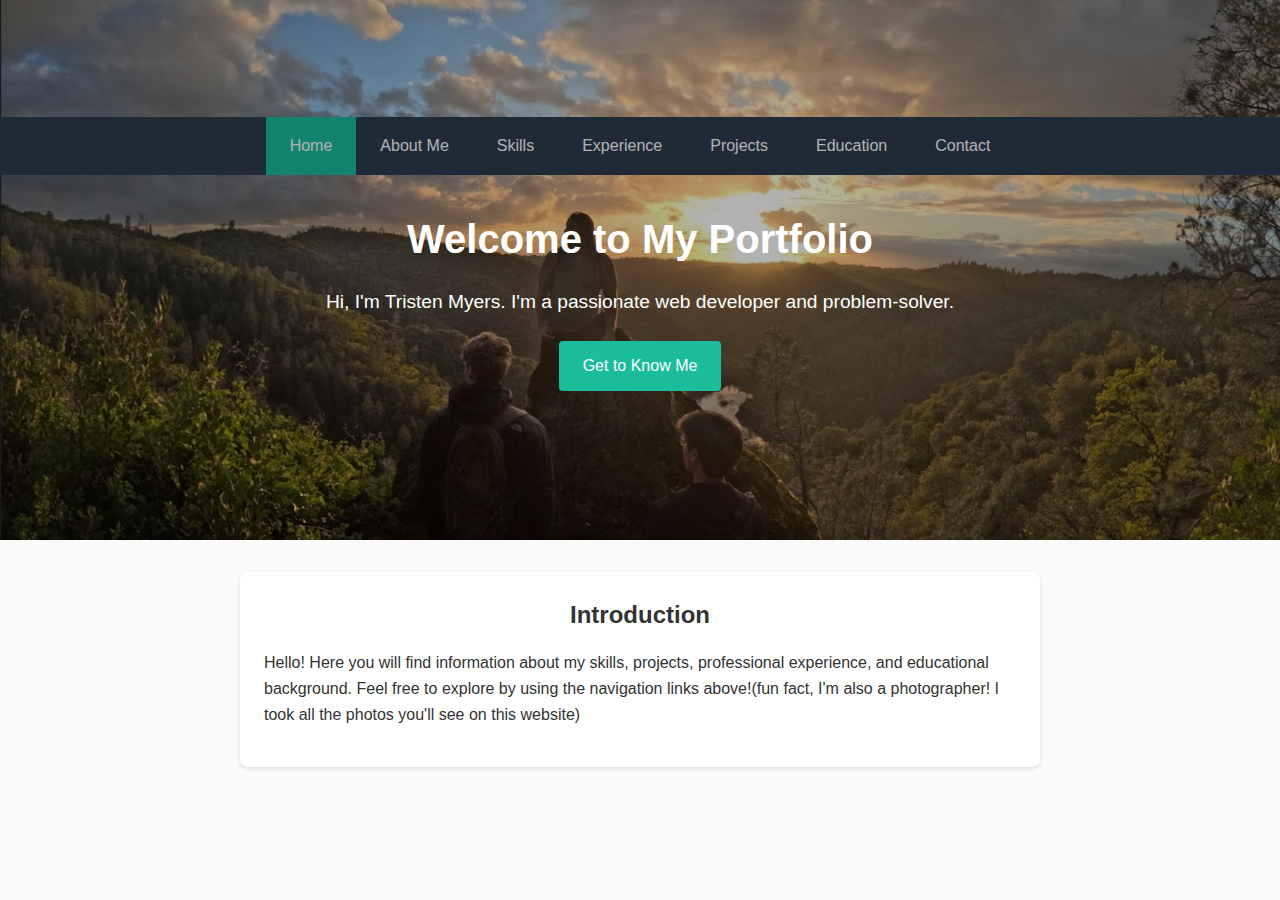
<file: index.html>
<!DOCTYPE html>
<html lang="en">
<head>
  <meta charset="UTF-8" />
  <meta name="viewport" content="width=device-width, initial-scale=1.0"/>
  <title>Tristen Myers Portfolio | Home</title>
  <link rel="stylesheet" href="styles.css"/>
</head>
<body>
  <header class="hero">
    <!-- Navigation -->
    <nav class="main-nav">
      <ul>
        <li><a href="index.html" class="active">Home</a></li>
        <li><a href="about.html">About Me</a></li>
        <li><a href="skills.html">Skills</a></li>
        <li><a href="experience.html">Experience</a></li>
        <li><a href="projects.html">Projects</a></li>
        <li><a href="education.html">Education</a></li>
        <li><a href="contact.html">Contact</a></li>
      </ul>
    </nav>

    <!-- Hero Content -->
    <div class="hero-content">
      <h1>Welcome to My Portfolio</h1>
      <p>Hi, I'm Tristen Myers. I'm a passionate web developer and problem-solver.</p>
      <a href="about.html" class="hero-btn">Get to Know Me</a>
    </div>
  </header>

  <section class="main-section">
    <h2>Introduction</h2>
    <p>
      Hello! Here you will find information about my skills, projects, professional experience, and educational background. Feel free to explore by using the navigation links above!(fun fact, I'm also a photographer! I took all the photos you'll see on this website)
    </p>
  </section>
</body>
</html>
</file>
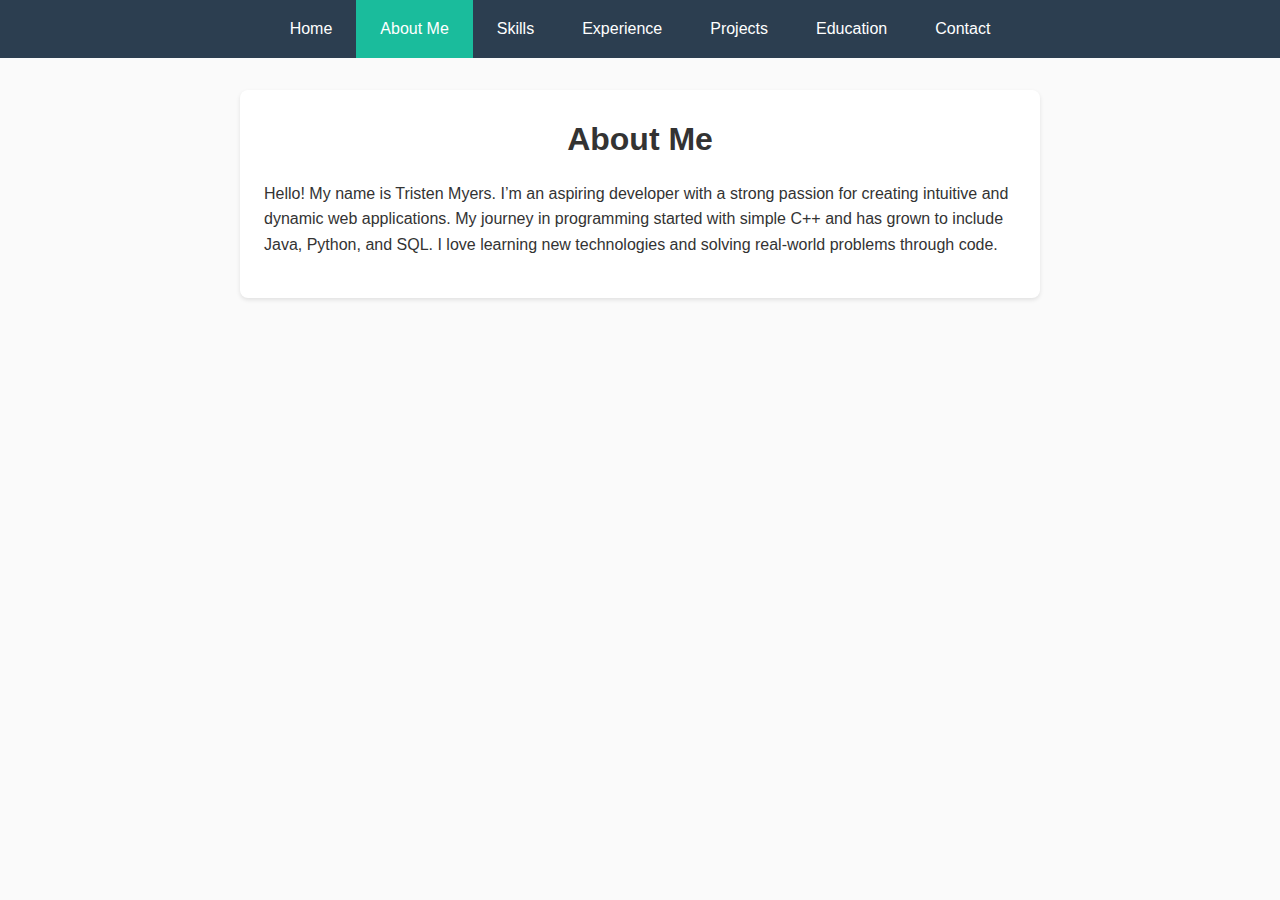
<file: about.html>
<!DOCTYPE html>
<html lang="en">
<head>
  <meta charset="UTF-8" />
  <meta name="viewport" content="width=device-width, initial-scale=1.0"/>
  <title>Tristen Myers Portfolio | About</title>
  <link rel="stylesheet" href="styles.css"/>
</head>
<body>
  <header>
    <nav class="main-nav">
      <ul>
        <li><a href="index.html">Home</a></li>
        <li><a href="about.html" class="active">About Me</a></li>
        <li><a href="skills.html">Skills</a></li>
        <li><a href="experience.html">Experience</a></li>
        <li><a href="projects.html">Projects</a></li>
        <li><a href="education.html">Education</a></li>
        <li><a href="contact.html">Contact</a></li>
      </ul>
    </nav>
  </header>

  <section class="main-section">
    <h1>About Me</h1>
    <p>
      Hello! My name is Tristen Myers. I’m an aspiring developer with a strong passion for creating intuitive and dynamic web applications. 
      My journey in programming started with simple C++ and has grown to include Java, Python, and SQL. 
      I love learning new technologies and solving real-world problems through code.
    </p>
  </section>
</body>
</html>
</file>
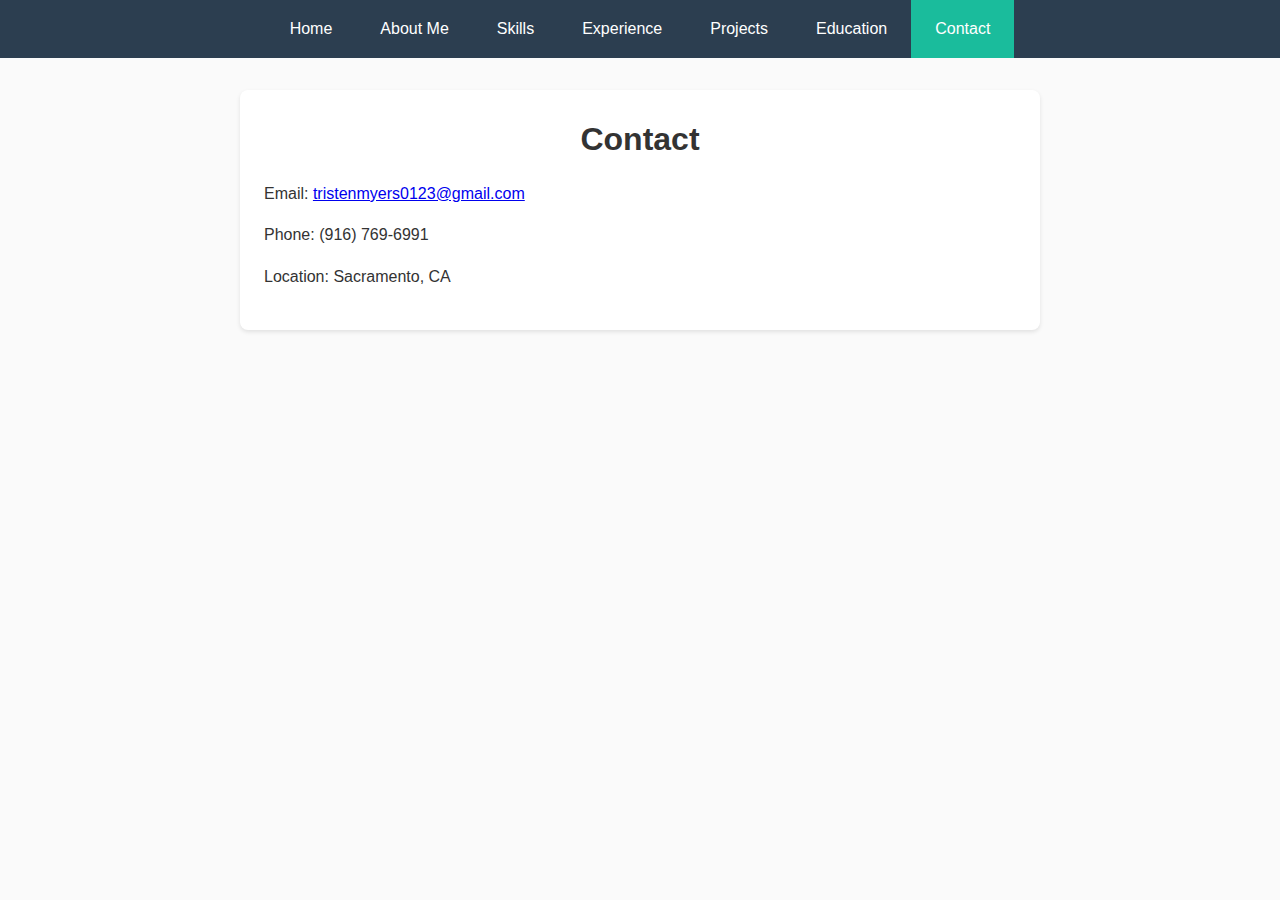
<file: contact.html>
<!DOCTYPE html>
<html lang="en">
<head>
  <meta charset="UTF-8" />
  <meta name="viewport" content="width=device-width, initial-scale=1.0"/>
  <title>Tristen Myers Portfolio | Contact</title>
  <link rel="stylesheet" href="styles.css"/>
</head>
<body>
  <header>
    <nav class="main-nav">
      <ul>
        <li><a href="index.html">Home</a></li>
        <li><a href="about.html">About Me</a></li>
        <li><a href="skills.html">Skills</a></li>
        <li><a href="experience.html">Experience</a></li>
        <li><a href="projects.html">Projects</a></li>
        <li><a href="education.html">Education</a></li>
        <li><a href="contact.html" class="active">Contact</a></li>
      </ul>
    </nav>
  </header>

  <section class="main-section">
    <h1>Contact</h1>
    <p>Email: <a href="mailto:tristenmyers0123@gmail.com">tristenmyers0123@gmail.com</a></p>
    <p>Phone: (916) 769-6991</p>
    <p>Location: Sacramento, CA</p>
  </section>
</body>
</html>
</file>
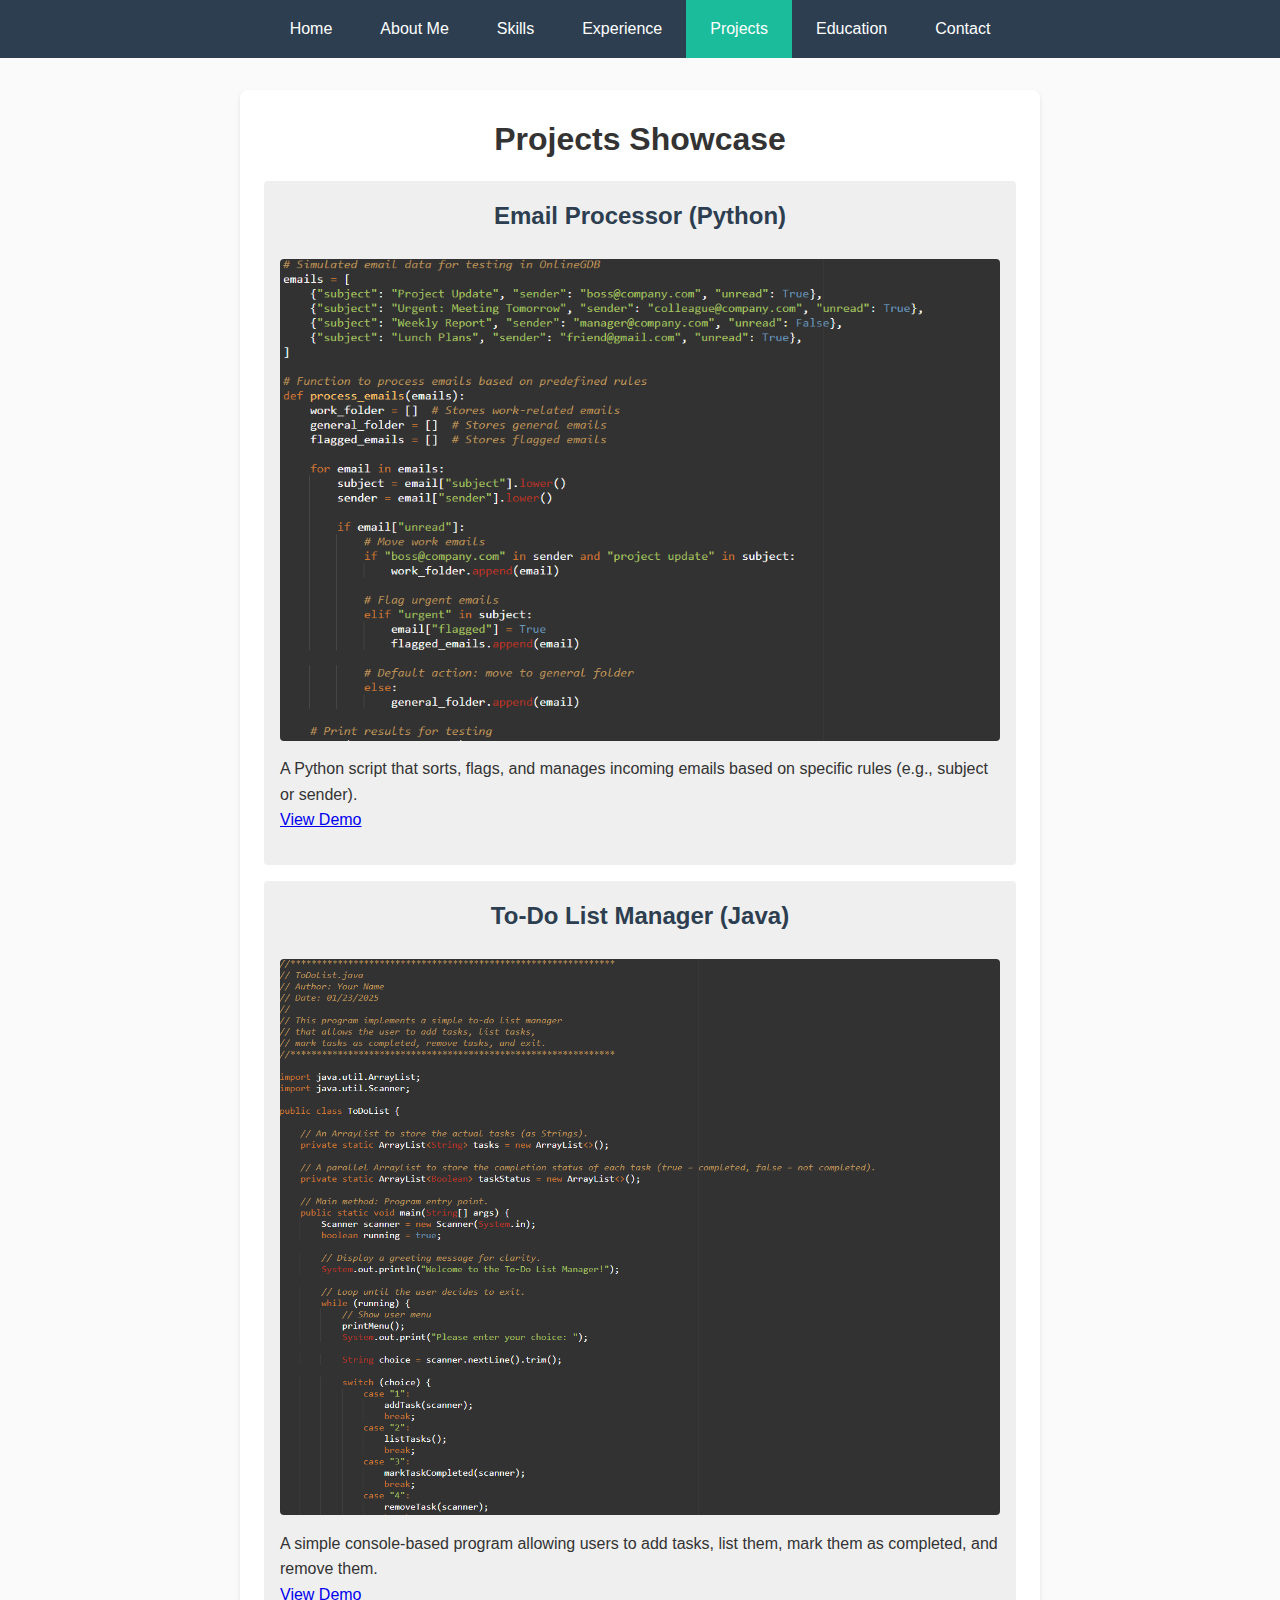
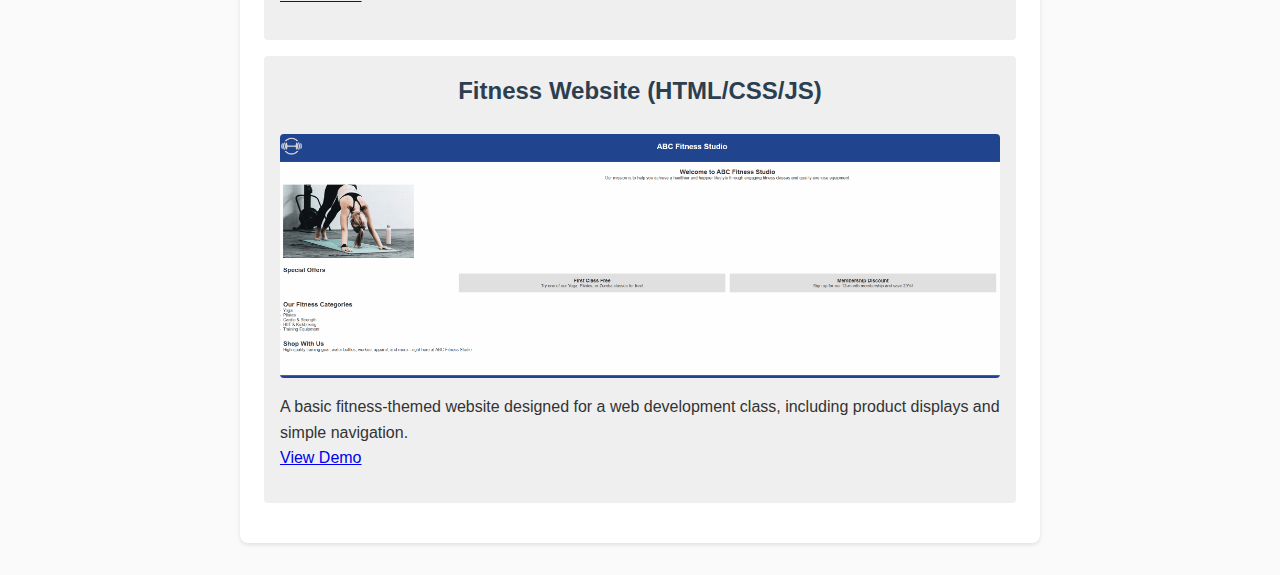
<file: projects.html>
<!DOCTYPE html>
<html lang="en">
<head>
  <meta charset="UTF-8" />
  <meta name="viewport" content="width=device-width, initial-scale=1.0"/>
  <title>Tristen Myers Portfolio | Projects</title>
  <link rel="stylesheet" href="styles.css"/>
</head>
<body>
  <header>
    <nav class="main-nav">
      <ul>
        <li><a href="index.html">Home</a></li>
        <li><a href="about.html">About Me</a></li>
        <li><a href="skills.html">Skills</a></li>
        <li><a href="experience.html">Experience</a></li>
        <li><a href="projects.html" class="active">Projects</a></li>
        <li><a href="education.html">Education</a></li>
        <li><a href="contact.html">Contact</a></li>
      </ul>
    </nav>
  </header>

  <section class="main-section">
    <h1>Projects Showcase</h1>

    <!-- Example Project 1 -->
    <article class="project">
      <h2>Email Processor (Python)</h2>
      <img src="images/email_processor_screenshot.PNG" alt="Email Processor Script Screenshot" />
      <p>
        A Python script that sorts, flags, and manages incoming emails based on specific rules (e.g., subject or sender).
        <br/>
        <a href="https://www.onlinegdb.com/yXm_bw_v5" target="_blank">View Demo</a>
      </p>
    </article>

    <!-- Example Project 2 -->
    <article class="project">
      <h2>To-Do List Manager (Java)</h2>
      <img src="images/todo_list_screenshot.PNG" alt="To-Do List Manager Screenshot" />
      <p>
        A simple console-based program allowing users to add tasks, list them, mark them as completed, and remove them.
        <br/>
        <a href="https://www.onlinegdb.com/TEYgvR3kX" target="_blank">View Demo</a>
      </p>
    </article>

    <!-- Example Project 3 -->
    <article class="project">
      <h2>Fitness Website (HTML/CSS/JS)</h2>
      <img src="images/fitness_website_screenshot.PNG" alt="Fitness Website Screenshot" />
      <p>
        A basic fitness-themed website designed for a web development class, including product displays and simple navigation.
        <br/>
        <a href="https://stackblitz.com/edit/stackblitz-starters-fraumghj" target="_blank">View Demo</a>
      </p>
    </article>

  </section>
</body>
</html>
</file>
<file: styles.css>
/* 
  styles.css
  Global styling for Tristen Myers's Portfolio
  Adjust color variables as desired to refresh the palette
*/

/* COLOR VARIABLES */
:root {
  --primary-color: #2c3e50;       /* Dark navy */
  --secondary-color: #1abc9c;    /* Teal accent */
  --background-color: #fafafa;   /* Light background */
  --text-color: #333;            /* Primary text color */
}

/* GLOBAL RESET/BASIC STYLES */
* {
  box-sizing: border-box;
  margin: 0;
  padding: 0;
}

body {
  font-family: Arial, sans-serif;
  background-color: var(--background-color);
  color: var(--text-color);
  line-height: 1.6;
}

/* NAVIGATION */
.main-nav ul {
  list-style: none;
  display: flex;
  justify-content: center;
  background-color: var(--primary-color);
}

.main-nav ul li {
  margin: 0;
}

.main-nav ul li a {
  display: inline-block;
  padding: 1rem 1.5rem;
  text-decoration: none;
  color: #fff;
  transition: background-color 0.3s ease;
}

.main-nav ul li a:hover {
  background-color: var(--secondary-color);
}

.main-nav ul li a.active {
  background-color: var(--secondary-color);
}

/* HERO SECTION (on index.html) */
.hero {
  background: url("images/hero_bg.jpg") center/cover no-repeat;
  min-height: 60vh;
  display: flex;
  flex-direction: column;
  justify-content: center;
  text-align: center;
  color: #fff;
  position: relative;
}

/* Overlay if you want a darker shade over the hero image */
.hero::before {
  content: "";
  position: absolute;
  top: 0; right: 0; bottom: 0; left: 0;
  background-color: rgba(0, 0, 0, 0.3);
}

.hero-content {
  position: relative;
  z-index: 1;
  margin: 0 auto;
  max-width: 800px;
  padding: 2rem;
}

.hero h1 {
  font-size: 2.5rem;
  margin-bottom: 1rem;
}

.hero p {
  font-size: 1.2rem;
  margin-bottom: 1.5rem;
}

.hero-btn {
  display: inline-block;
  background-color: var(--secondary-color);
  color: #fff;
  padding: 0.75rem 1.5rem;
  text-decoration: none;
  border-radius: 4px;
  transition: background-color 0.3s ease;
}

.hero-btn:hover {
  background-color: #16a085; /* Slightly darker teal */
}

/* MAIN SECTION STYLES */
.main-section {
  max-width: 800px;
  margin: 2rem auto;
  background-color: #fff;
  padding: 1.5rem;
  border-radius: 8px;
  box-shadow: 0 2px 4px rgba(0, 0, 0, 0.1);
}

.main-section h1, .main-section h2 {
  margin-bottom: 1rem;
  text-align: center;
}

.main-section p {
  margin-bottom: 1rem;
}

/* SKILLS PAGE */
.skill-list {
  list-style: none;
  margin-top: 1rem;
}

.skill-list li {
  background: #efefef;
  padding: 0.5rem 0.75rem;
  margin: 0.3rem 0;
  border-radius: 4px;
}

/* EXPERIENCE PAGE */
.experience-list > li {
  margin: 1rem 0;
  background: #efefef;
  padding: 1rem;
  border-radius: 4px;
}

.experience-list li strong {
  color: var(--primary-color);
}

.experience-list ul {
  list-style: disc;
  margin-left: 1.5rem;
  margin-top: 0.5rem;
}

/* PROJECTS PAGE */
.project {
  background: #efefef;
  margin: 1rem 0;
  padding: 1rem;
  border-radius: 4px;
}

.project h2 {
  color: var(--primary-color);
}

.project img {
  max-width: 100%;
  height: auto;
  border-radius: 4px;
  margin: 0.5rem 0;
}

/* EDUCATION PAGE */
.education-list > li {
  background: #efefef;
  margin: 1rem 0;
  padding: 1rem;
  border-radius: 4px;
}

.education-list ul {
  list-style: disc;
  margin-left: 1.5rem;
  margin-top: 0.5rem;
}

/* CONTACT PAGE */
/* Just uses main-section styling above */

/* MEDIA QUERIES (Responsive) */
@media (max-width: 768px) {
  .main-nav ul {
    flex-direction: column;
    align-items: center;
  }
  .main-nav ul li a {
    padding: 0.75rem 2rem;
  }
}
</file>
